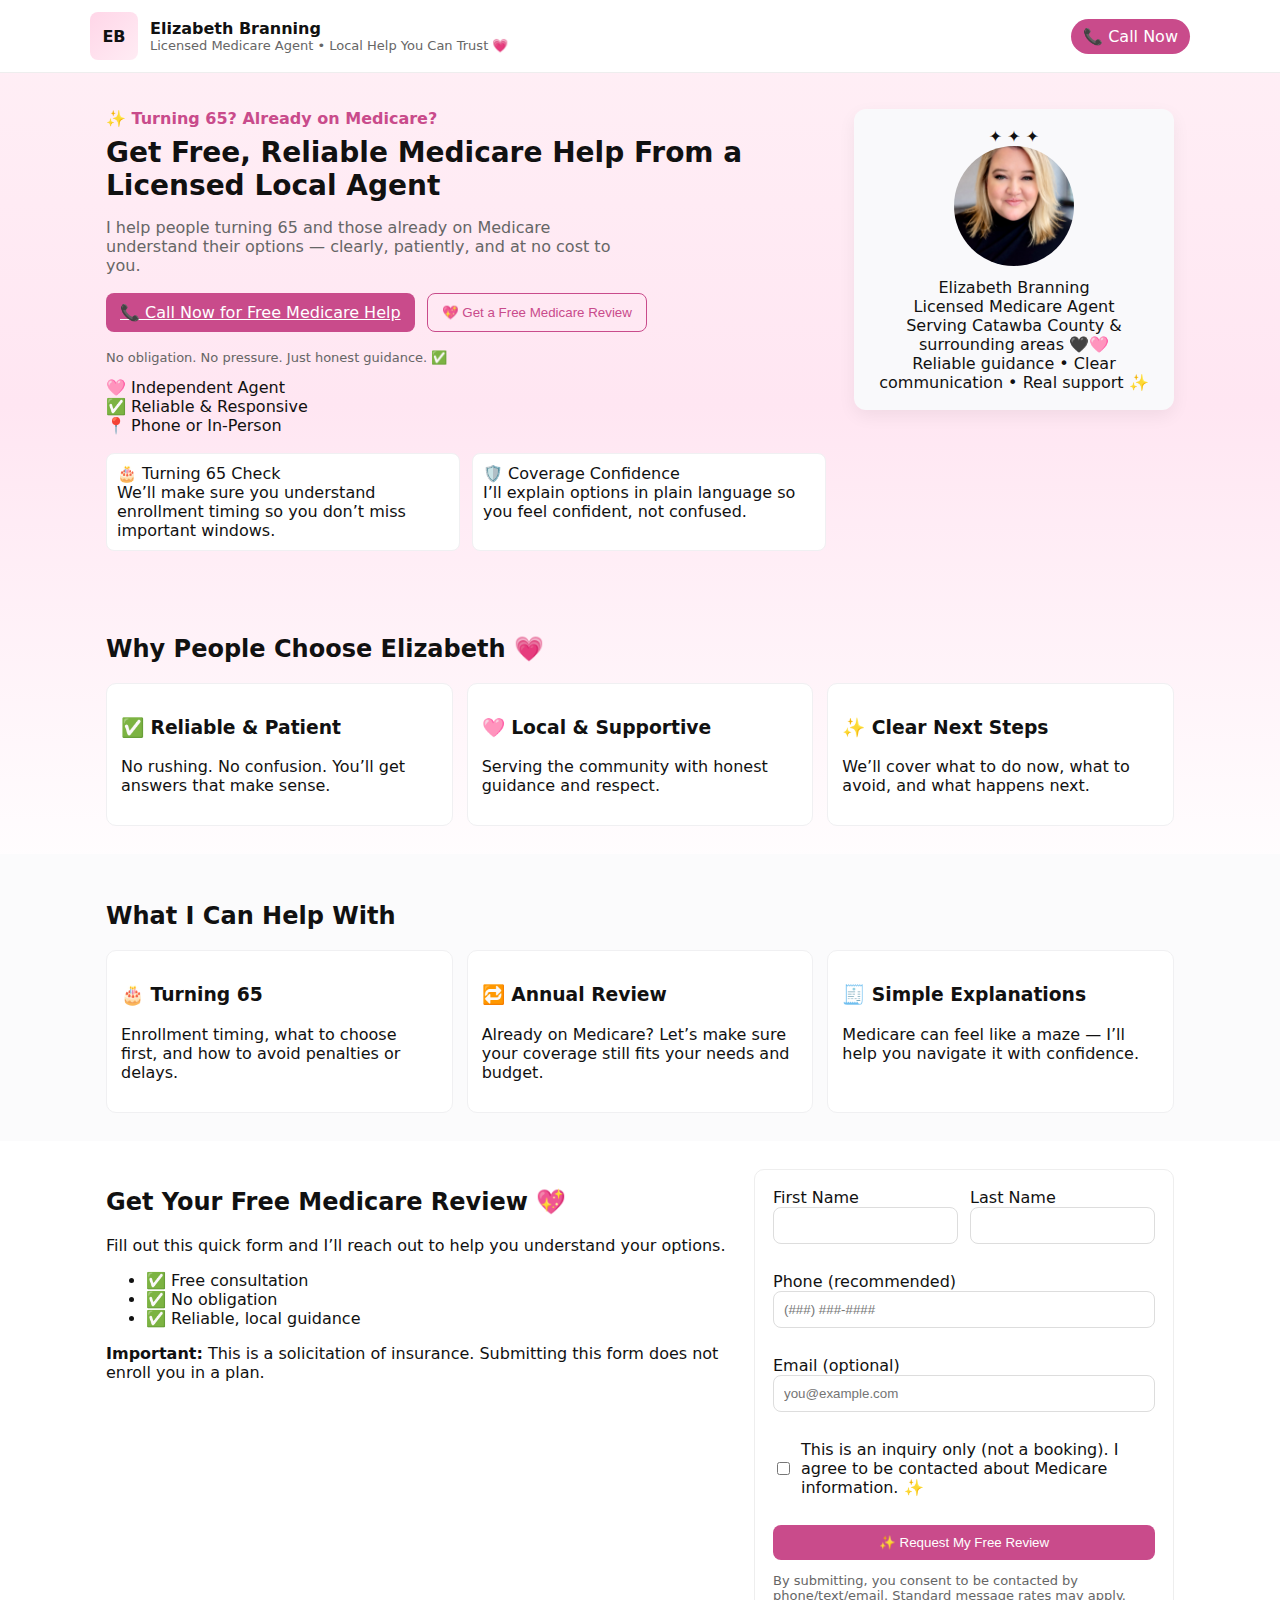
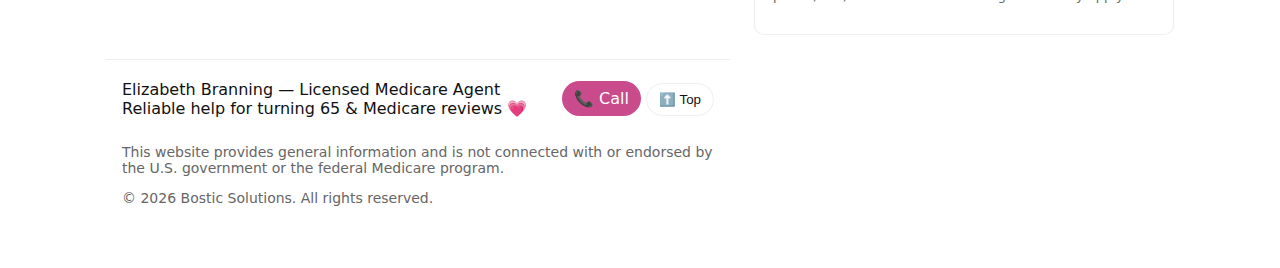
<file: index.html>
<!doctype html>
<html lang="en">
  <head>
    <meta charset="utf-8">
    <meta name="viewport" content="width=device-width,initial-scale=1">
    <title>Redirecting…</title>
    <meta http-equiv="refresh" content="0;url=Beginning/index.html">
    <script>location.replace('Beginning/index.html')</script>
  </head>
  <body>
    If you are not redirected, <a href="Beginning/index.html">click here</a>.
  </body>
</html>
</file>
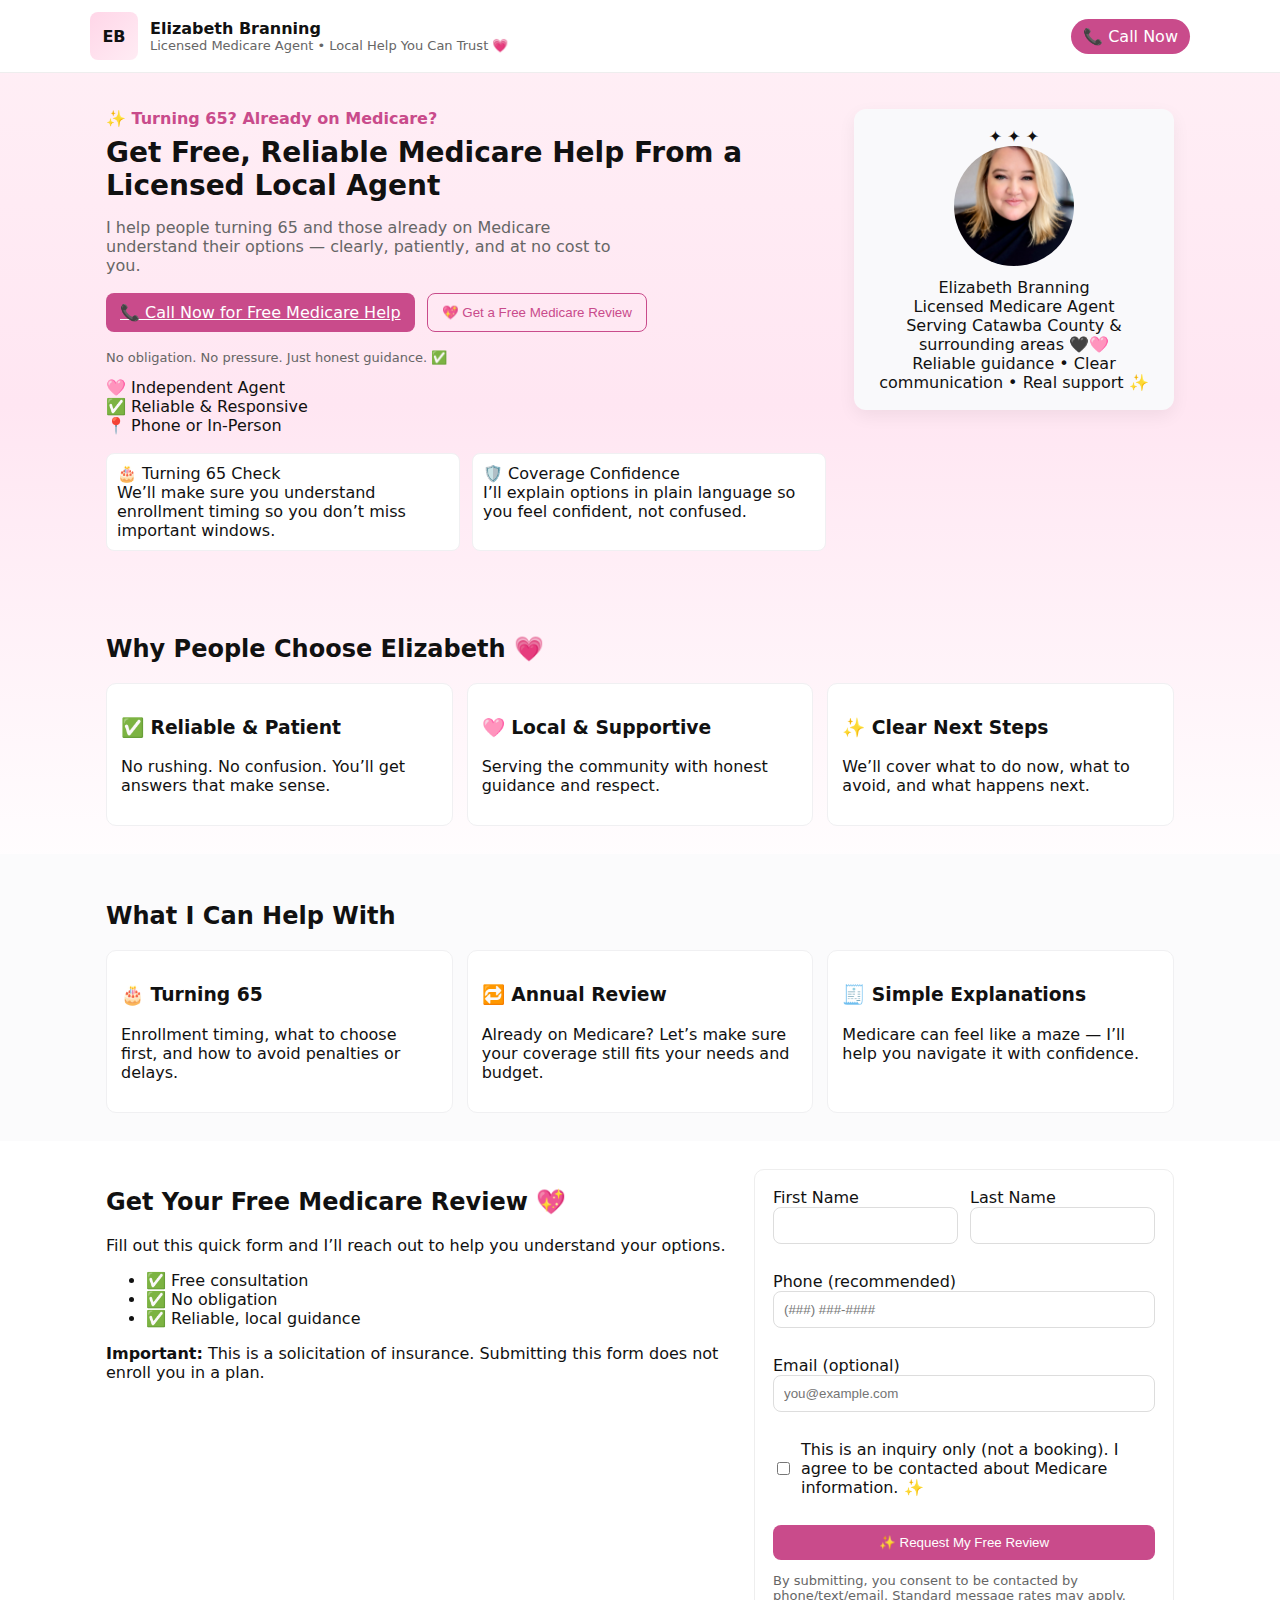
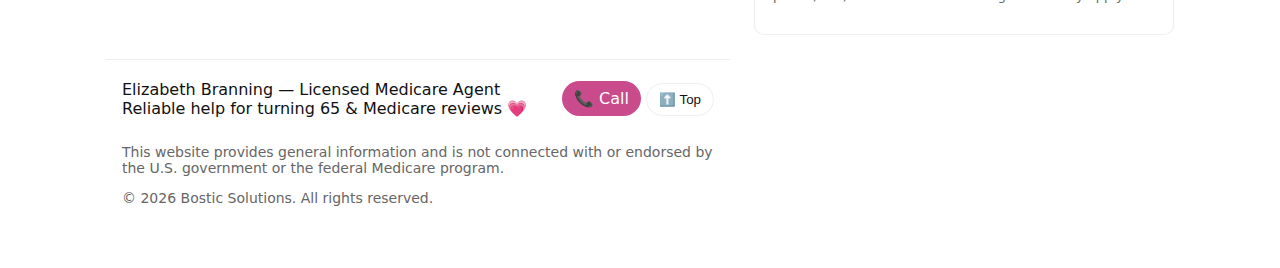
<file: Beginning/index.html>
<!DOCTYPE html>
<html lang="en">
<head>
  <meta charset="UTF-8" />
  <meta name="viewport" content="width=device-width, initial-scale=1" />
  <title>Free Medicare Help | Elizabeth Branning</title>
  <meta name="description" content="Turning 65 or already on Medicare? Get free, reliable help from a licensed Medicare agent. No pressure. No obligation." />
  <link rel="stylesheet" href="styles.css" />
</head>

<body>
  <!-- Top Bar -->
  <header class="topbar">
    <div class="container topbar-inner">
      <div class="brand">
        <div class="brand-mark" aria-hidden="true">EB</div>
        <div class="brand-text">
          <div class="brand-name">Elizabeth Branning</div>
          <div class="brand-sub">Licensed Medicare Agent • Local Help You Can Trust 💗</div>
        </div>
      </div>

      <a class="pill pill-solid" href="tel:+18282382787" aria-label="Call now">
        📞 Call Now
      </a>
    </div>
  </header>

  <main>
    <!-- Hero -->
    <section class="hero">
      <div class="container hero-grid">
        <div class="hero-copy">
          <div class="kicker">✨ Turning 65? Already on Medicare?</div>
          <h1>Get Free, Reliable Medicare Help From a Licensed Local Agent</h1>
          <p class="lead">
            I help people turning 65 and those already on Medicare understand their options — clearly, patiently, and at no cost to you.
          </p>

          <div class="cta-row">
            <a class="btn btn-primary" href="tel:+18282382787" id="callBtn">
              📞 Call Now for Free Medicare Help
            </a>

            <button class="btn btn-outline" type="button" id="scrollToFormBtn">
              💖 Get a Free Medicare Review
            </button>
          </div>

          <p class="micro">No obligation. No pressure. Just honest guidance. ✅</p>

          <div class="trust-badges">
            <div class="badge">🩷 Independent Agent</div>
            <div class="badge">✅ Reliable & Responsive</div>
            <div class="badge">📍 Phone or In-Person</div>
          </div>

          <div class="highlight-strip" role="note">
            <div class="highlight-item">
              <div class="highlight-title">🎂 Turning 65 Check</div>
              <div class="highlight-text">We’ll make sure you understand enrollment timing so you don’t miss important windows.</div>
            </div>
            <div class="highlight-item">
              <div class="highlight-title">🛡️ Coverage Confidence</div>
              <div class="highlight-text">I’ll explain options in plain language so you feel confident, not confused.</div>
            </div>
          </div>
        </div>

        <div class="hero-card">
          <div class="sparkle" aria-hidden="true">✦ ✦ ✦</div>
          <img
            class="headshot"
            src="assets/Mompicture.png"
            alt="Professional headshot of Elizabeth Branning"
          />
          <div class="hero-card-text">
            <div class="name">Elizabeth Branning</div>
            <div class="title">Licensed Medicare Agent</div>
            <div class="location">Serving Catawba County & surrounding areas 🖤🩷</div>
            <div class="mini-proof">Reliable guidance • Clear communication • Real support ✨</div>
          </div>
        </div>
      </div>
    </section>

    <!-- Reliability section -->
    <section class="section">
      <div class="container">
        <h2>Why People Choose Elizabeth 💗</h2>
        <div class="cards">
          <article class="card">
            <h3>✅ Reliable & Patient</h3>
            <p>No rushing. No confusion. You’ll get answers that make sense.</p>
          </article>
          <article class="card">
            <h3>🩷 Local & Supportive</h3>
            <p>Serving the community with honest guidance and respect.</p>
          </article>
          <article class="card">
            <h3>✨ Clear Next Steps</h3>
            <p>We’ll cover what to do now, what to avoid, and what happens next.</p>
          </article>
        </div>
      </div>
    </section>

    <!-- What I help with -->
    <section class="section section-alt">
      <div class="container">
        <h2>What I Can Help With</h2>
        <div class="cards">
          <article class="card">
            <h3>🎂 Turning 65</h3>
            <p>Enrollment timing, what to choose first, and how to avoid penalties or delays.</p>
          </article>
          <article class="card">
            <h3>🔁 Annual Review</h3>
            <p>Already on Medicare? Let’s make sure your coverage still fits your needs and budget.</p>
          </article>
          <article class="card">
            <h3>🧾 Simple Explanations</h3>
            <p>Medicare can feel like a maze — I’ll help you navigate it with confidence.</p>
          </article>
        </div>
      </div>
    </section>

    <!-- Form -->
    <section class="section" id="review">
      <div class="container form-grid">
        <div>
          <h2>Get Your Free Medicare Review 💖</h2>
          <p class="lead-sm">
            Fill out this quick form and I’ll reach out to help you understand your options.
          </p>

          <ul class="bullets">
            <li>✅ Free consultation</li>
            <li>✅ No obligation</li>
            <li>✅ Reliable, local guidance</li>
          </ul>

          <div class="disclaimer-box">
            <strong>Important:</strong> This is a solicitation of insurance. Submitting this form does not enroll you in a plan.
          </div>
        </div>

      <form
  class="form-card"
  id="leadForm"
  action="https://formspree.io/f/mojneodv"
  method="POST"
  novalidate
>
  <!-- Optional: improves email formatting -->
  <input type="hidden" name="_subject" value="New Medicare Review Request" />
  <input type="hidden" name="_template" value="table" />

  <div class="field-row">
    <div class="field">
      <label for="firstName">First Name</label>
      <input
        id="firstName"
        name="firstName"
        type="text"
        autocomplete="given-name"
        required
      />
      <small class="error" data-error-for="firstName"></small>
    </div>

    <div class="field">
      <label for="lastName">Last Name</label>
      <input
        id="lastName"
        name="lastName"
        type="text"
        autocomplete="family-name"
        required
      />
      <small class="error" data-error-for="lastName"></small>
    </div>
  </div>

  <div class="field">
    <label for="phone">Phone (recommended)</label>
    <input
      id="phone"
      name="phone"
      type="tel"
      autocomplete="tel"
      placeholder="(###) ###-####"
    />
    <small class="error" data-error-for="phone"></small>
  </div>

  <div class="field">
    <label for="email">Email (optional)</label>
    <input
      id="email"
      name="email"
      type="email"
      autocomplete="email"
      placeholder="you@example.com"
    />
    <small class="error" data-error-for="email"></small>
  </div>

  <div class="field checkbox">
    <input id="consent" name="consent" type="checkbox" required />
    <label for="consent">
      This is an inquiry only (not a booking). I agree to be contacted about Medicare information. ✨
    </label>
  </div>
  <small class="error" data-error-for="consent"></small>

  <button class="btn btn-primary btn-full" type="submit" id="submitBtn">
    ✨ Request My Free Review
  </button>

  <p class="micro">
    By submitting, you consent to be contacted by phone/text/email. Standard message rates may apply.
  </p>

  <div class="success" id="successMsg" role="status" aria-live="polite" tabindex="-1"></div>
</form>

<script>
  (function () {
    const form = document.getElementById("leadForm");
    const successMsg = document.getElementById("successMsg");
    const submitBtn = document.getElementById("submitBtn");

    if (!form || !successMsg) return;

    form.addEventListener("submit", async (e) => {
      e.preventDefault();

      // Basic HTML validation (since you used novalidate)
      // Remove novalidate if you want default browser validation bubbles.
      const firstName = document.getElementById("firstName");
      const lastName = document.getElementById("lastName");
      const consent = document.getElementById("consent");

      if (!firstName.value.trim() || !lastName.value.trim() || !consent.checked) {
        successMsg.textContent = "⚠️ Please fill out First Name, Last Name, and check consent.";
        successMsg.focus();
        return;
      }

      // Make sure your action is set
      if (!form.action || form.action.includes("YOUR_FORM_ID")) {
        successMsg.textContent = "⚠️ Form is not connected yet. Add your real Formspree link.";
        successMsg.focus();
        return;
      }

      submitBtn.disabled = true;
      const originalBtnText = submitBtn.textContent;
      submitBtn.textContent = "Sending…";

      try {
        const formData = new FormData(form);

        const response = await fetch(form.action, {
          method: "POST",
          body: formData,
          headers: { Accept: "application/json" },
        });

        if (response.ok) {
          successMsg.textContent = "✨ Thank you! Your request was sent. We’ll reach out soon.";
          form.reset();
        } else {
          successMsg.textContent = "⚠️ Something went wrong sending your request. Please try again.";
        }
      } catch (err) {
        successMsg.textContent = "⚠️ Network error. Please check your connection and try again.";
      } finally {
        submitBtn.disabled = false;
        submitBtn.textContent = originalBtnText;
        successMsg.focus();
      }
    });
  })();
</script>


    <!-- Footer -->
    <footer class="footer">
      <div class="container footer-inner">
        <div>
          <div class="footer-title">Elizabeth Branning — Licensed Medicare Agent</div>
          <div class="footer-sub">Reliable help for turning 65 & Medicare reviews 💗</div>
        </div>

        <div class="footer-actions">
          <a class="pill pill-solid" href="tel:+18283022898">📞 Call</a>
          <button class="pill" type="button" id="scrollToTopBtn">⬆️ Top</button>
        </div>
      </div>

      <div class="container footer-legal">
        <p>
          This website provides general information and is not connected with or endorsed by the U.S. government or the federal Medicare program.
        </p>
        <p>
          © <span id="year"></span> Bostic Solutions. All rights reserved.
        </p>
      </div>
    </footer>
  </main>

  <script src="script.js"></script>
</body>
</html>
</file>
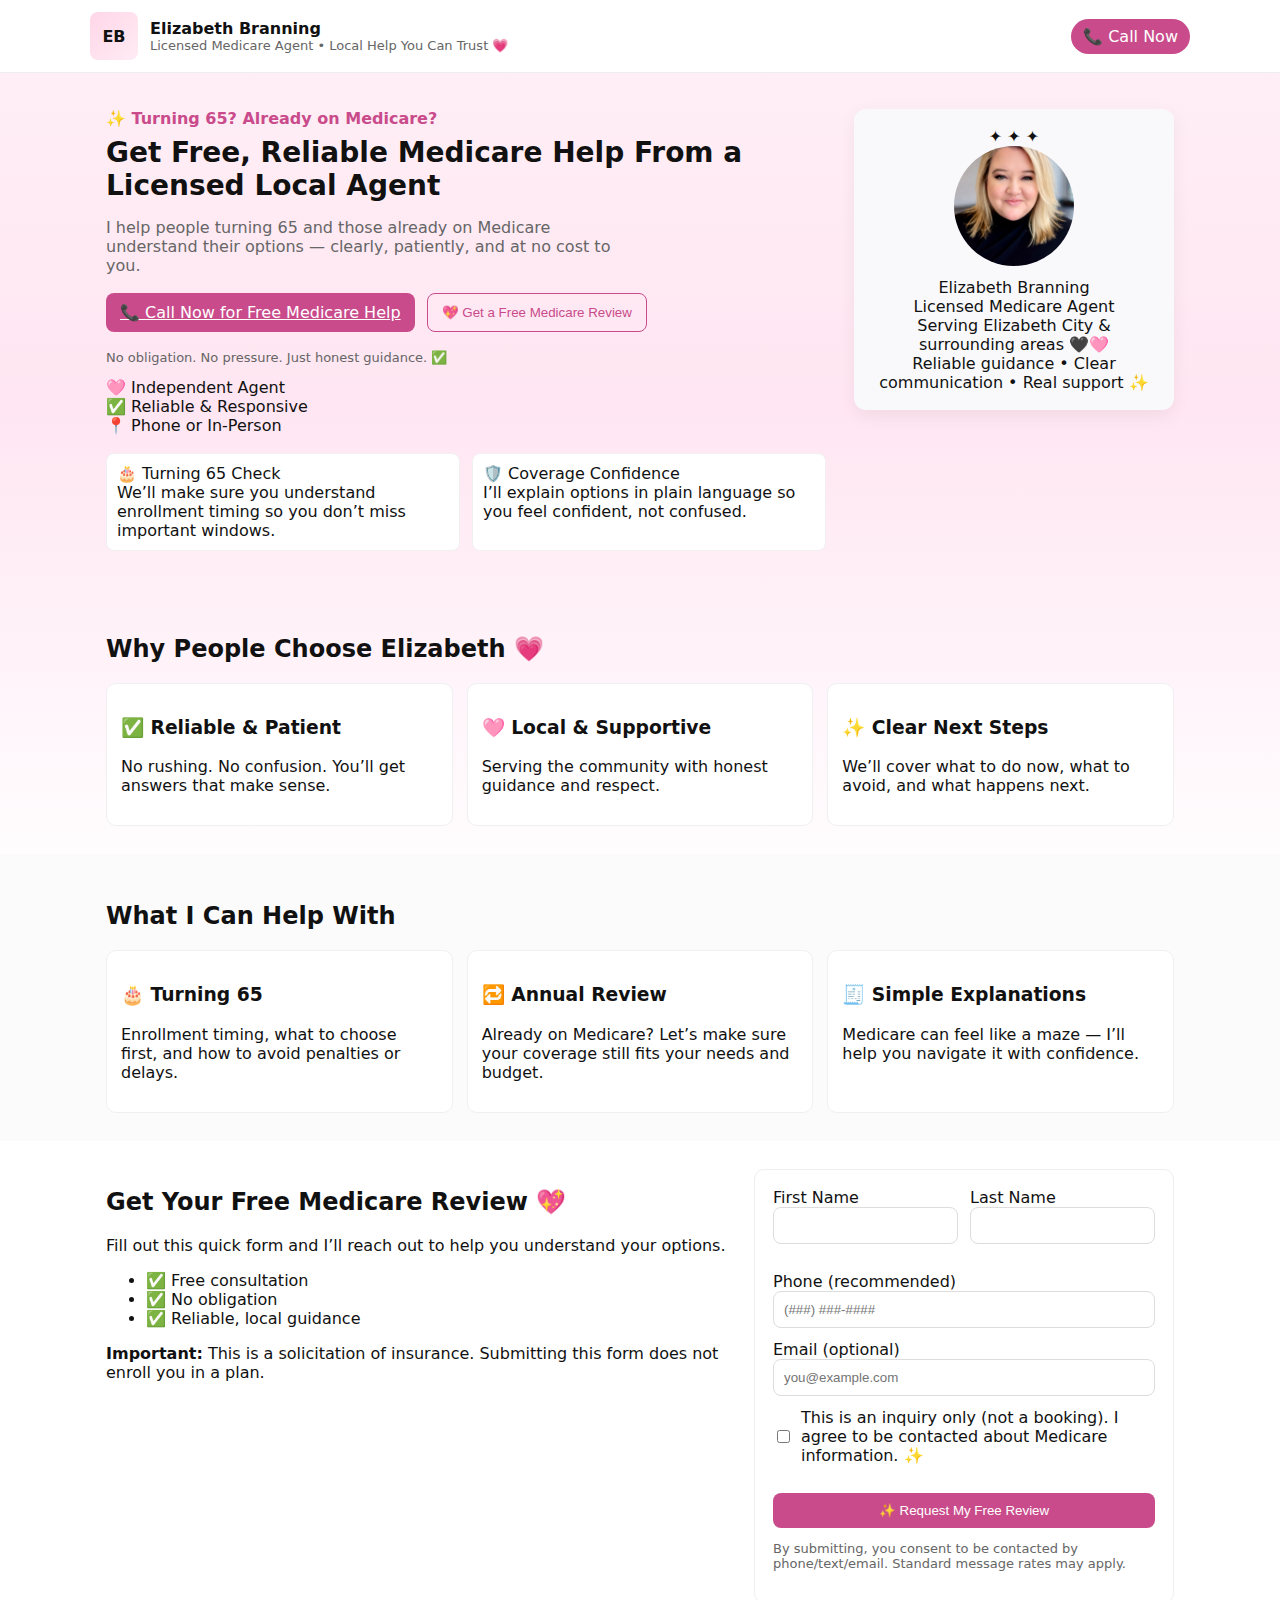
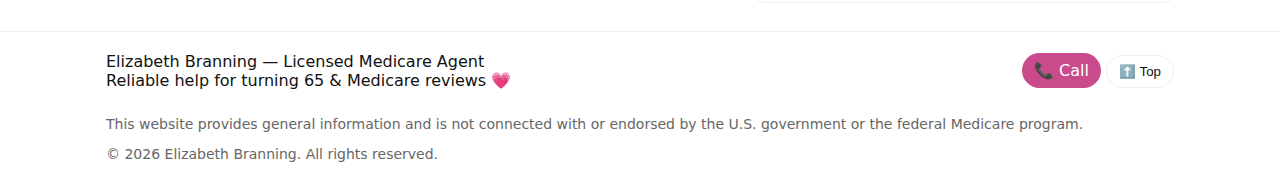
<file: docs/index.html>
<!DOCTYPE html>
<html lang="en">
<head>
  <meta charset="UTF-8" />
  <meta name="viewport" content="width=device-width, initial-scale=1" />
  <title>Free Medicare Help | Elizabeth Branning</title>
  <meta name="description" content="Turning 65 or already on Medicare? Get free, reliable help from a licensed Medicare agent. No pressure. No obligation." />
  <link rel="stylesheet" href="styles.css" />
</head>

<body>
  <!-- Top Bar -->
  <header class="topbar">
    <div class="container topbar-inner">
      <div class="brand">
        <div class="brand-mark" aria-hidden="true">EB</div>
        <div class="brand-text">
          <div class="brand-name">Elizabeth Branning</div>
          <div class="brand-sub">Licensed Medicare Agent • Local Help You Can Trust 💗</div>
        </div>
      </div>

      <a class="pill pill-solid" href="tel:+18282382787" aria-label="Call now">
        📞 Call Now
      </a>
    </div>
  </header>

  <main>
    <!-- Hero -->
    <section class="hero">
      <div class="container hero-grid">
        <div class="hero-copy">
          <div class="kicker">✨ Turning 65? Already on Medicare?</div>
          <h1>Get Free, Reliable Medicare Help From a Licensed Local Agent</h1>
          <p class="lead">
            I help people turning 65 and those already on Medicare understand their options — clearly, patiently, and at no cost to you.
          </p>

          <div class="cta-row">
            <a class="btn btn-primary" href="tel:+18282382787" id="callBtn">
              📞 Call Now for Free Medicare Help
            </a>

            <button class="btn btn-outline" type="button" id="scrollToFormBtn">
              💖 Get a Free Medicare Review
            </button>
          </div>

          <p class="micro">No obligation. No pressure. Just honest guidance. ✅</p>

          <div class="trust-badges">
            <div class="badge">🩷 Independent Agent</div>
            <div class="badge">✅ Reliable & Responsive</div>
            <div class="badge">📍 Phone or In-Person</div>
          </div>

          <div class="highlight-strip" role="note">
            <div class="highlight-item">
              <div class="highlight-title">🎂 Turning 65 Check</div>
              <div class="highlight-text">We’ll make sure you understand enrollment timing so you don’t miss important windows.</div>
            </div>
            <div class="highlight-item">
              <div class="highlight-title">🛡️ Coverage Confidence</div>
              <div class="highlight-text">I’ll explain options in plain language so you feel confident, not confused.</div>
            </div>
          </div>
        </div>

        <div class="hero-card">
          <div class="sparkle" aria-hidden="true">✦ ✦ ✦</div>
          <img
            class="headshot"
            src="assets/Mompicture.png"
            alt="Professional headshot of Elizabeth Branning"
          />
          <div class="hero-card-text">
            <div class="name">Elizabeth Branning</div>
            <div class="title">Licensed Medicare Agent</div>
            <div class="location">Serving Elizabeth City & surrounding areas 🖤🩷</div>
            <div class="mini-proof">Reliable guidance • Clear communication • Real support ✨</div>
          </div>
        </div>
      </div>
    </section>

    <!-- Reliability section -->
    <section class="section">
      <div class="container">
        <h2>Why People Choose Elizabeth 💗</h2>
        <div class="cards">
          <article class="card">
            <h3>✅ Reliable & Patient</h3>
            <p>No rushing. No confusion. You’ll get answers that make sense.</p>
          </article>
          <article class="card">
            <h3>🩷 Local & Supportive</h3>
            <p>Serving the community with honest guidance and respect.</p>
          </article>
          <article class="card">
            <h3>✨ Clear Next Steps</h3>
            <p>We’ll cover what to do now, what to avoid, and what happens next.</p>
          </article>
        </div>
      </div>
    </section>

    <!-- What I help with -->
    <section class="section section-alt">
      <div class="container">
        <h2>What I Can Help With</h2>
        <div class="cards">
          <article class="card">
            <h3>🎂 Turning 65</h3>
            <p>Enrollment timing, what to choose first, and how to avoid penalties or delays.</p>
          </article>
          <article class="card">
            <h3>🔁 Annual Review</h3>
            <p>Already on Medicare? Let’s make sure your coverage still fits your needs and budget.</p>
          </article>
          <article class="card">
            <h3>🧾 Simple Explanations</h3>
            <p>Medicare can feel like a maze — I’ll help you navigate it with confidence.</p>
          </article>
        </div>
      </div>
    </section>

    <!-- Form -->
    <section class="section" id="review">
      <div class="container form-grid">
        <div>
          <h2>Get Your Free Medicare Review 💖</h2>
          <p class="lead-sm">
            Fill out this quick form and I’ll reach out to help you understand your options.
          </p>

          <ul class="bullets">
            <li>✅ Free consultation</li>
            <li>✅ No obligation</li>
            <li>✅ Reliable, local guidance</li>
          </ul>

          <div class="disclaimer-box">
            <strong>Important:</strong> This is a solicitation of insurance. Submitting this form does not enroll you in a plan.
          </div>
        </div>

        <form class="form-card" id="leadForm" novalidate>
          <div class="field-row">
            <div class="field">
              <label for="firstName">First Name</label>
              <input id="firstName" name="firstName" type="text" autocomplete="given-name" required />
              <small class="error" data-error-for="firstName"></small>
            </div>

            <div class="field">
              <label for="lastName">Last Name</label>
              <input id="lastName" name="lastName" type="text" autocomplete="family-name" required />
              <small class="error" data-error-for="lastName"></small>
            </div>
          </div>

          <div class="field">
            <label for="phone">Phone (recommended)</label>
            <input id="phone" name="phone" type="tel" autocomplete="tel" placeholder="(###) ###-####" />
          </div>

          <div class="field">
            <label for="email">Email (optional)</label>
            <input id="email" name="email" type="email" autocomplete="email" placeholder="you@example.com" />
          </div>

          <div class="field checkbox">
            <input id="consent" name="consent" type="checkbox" required />
            <label for="consent">
              This is an inquiry only (not a booking). I agree to be contacted about Medicare information. ✨
            </label>
          </div>
          <small class="error" data-error-for="consent"></small>

          <button class="btn btn-primary btn-full" type="submit" id="submitBtn">
            ✨ Request My Free Review
          </button>

          <p class="micro">
            By submitting, you consent to be contacted by phone/text/email. Standard message rates may apply.
          </p>

          <div class="success" id="successMsg" role="status" aria-live="polite" tabindex="-1"></div>
        </form>
      </div>
    </section>

    <!-- Footer -->
    <footer class="footer">
      <div class="container footer-inner">
        <div>
          <div class="footer-title">Elizabeth Branning — Licensed Medicare Agent</div>
          <div class="footer-sub">Reliable help for turning 65 & Medicare reviews 💗</div>
        </div>

        <div class="footer-actions">
          <a class="pill pill-solid" href="tel:+18283022898">📞 Call</a>
          <button class="pill" type="button" id="scrollToTopBtn">⬆️ Top</button>
        </div>
      </div>

      <div class="container footer-legal">
        <p>
          This website provides general information and is not connected with or endorsed by the U.S. government or the federal Medicare program.
        </p>
        <p>
          © <span id="year"></span> Elizabeth Branning. All rights reserved.
        </p>
      </div>
    </footer>
  </main>

  <script src="script.js"></script>
</body>
</html>
</file>
<file: Beginning/styles.css>
/* Minimal, clean styles for Elizabeth Branning landing page */
:root{
  --max-width:1100px;
  --accent:#c94b8b;
  --muted:#666;
  --bg:#fff;
  --card:#f9f9fb;
}
*{box-sizing:border-box}
html{height:100%}
body{min-height:100%;margin:0;font-family:Inter,system-ui,Segoe UI,Arial,sans-serif;color:#111;background:linear-gradient(180deg,#fff0f6 0%,#ffe6f2 45%,#fff 100%);background-attachment:fixed}
.container{max-width:var(--max-width);margin:0 auto;padding:0 16px}
.topbar{background:#fff;border-bottom:1px solid #eee}
.topbar-inner{display:flex;align-items:center;justify-content:space-between;padding:12px 0}
.brand{display:flex;gap:12px;align-items:center}
.brand-mark{width:48px;height:48px;border-radius:8px;background:linear-gradient(135deg,#ffd6e8,#ffecf4);display:flex;align-items:center;justify-content:center;font-weight:700}
.brand-name{font-weight:700}
.brand-sub{font-size:13px;color:var(--muted)}
.pill{display:inline-block;padding:8px 12px;border-radius:999px;border:1px solid #eee;background:#fff;color:inherit;text-decoration:none}
.pill-solid{background:var(--accent);color:#fff;border:none}
.hero{padding:36px 0}
.hero-grid{display:grid;grid-template-columns:1fr 320px;gap:28px;align-items:start}
.kicker{color:var(--accent);font-weight:600;margin-bottom:8px}
h1{font-size:28px;margin:6px 0 12px}
.lead{color:var(--muted);max-width:50ch}
.cta-row{display:flex;gap:12px;margin:18px 0}
.btn{padding:10px 14px;border-radius:8px;border:1px solid #ddd;background:#fff;cursor:pointer}
.btn-primary{background:var(--accent);color:#fff;border:none}
.btn-outline{background:transparent;border:1px solid var(--accent);color:var(--accent)}
.btn-full{width:100%}
.hero-card{background:var(--card);padding:18px;border-radius:12px;box-shadow:0 6px 18px rgba(0,0,0,0.06);text-align:center}
.headshot{width:120px;height:120px;border-radius:999px;object-fit:cover;display:block;margin:0 auto 12px}
.highlight-strip{display:flex;gap:12px;margin-top:18px}
.highlight-item{background:#fff;padding:10px;border-radius:8px;flex:1;border:1px solid #f0f0f2}
.section{padding:28px 0}
.section-alt{background:#fbfbfc}
.cards{display:grid;grid-template-columns:repeat(3,1fr);gap:14px;margin-top:18px}
.card{background:#fff;padding:14px;border-radius:10px;border:1px solid #f0f0f2}
.form-grid{display:grid;grid-template-columns:1fr 420px;gap:24px;align-items:start}
.form-card{background:#fff;padding:18px;border-radius:10px;border:1px solid #eee}
.field{margin-bottom:12px}
.field-row{display:flex;gap:12px}
.field input[type=text],.field input[type=email],.field input[type=tel]{width:100%;padding:10px;border:1px solid #ddd;border-radius:8px}
.checkbox{display:flex;align-items:center;gap:8px}
.error{display:block;color:#b00020;font-size:13px;height:16px}
.success{margin-top:12px;color:green}
.footer{padding:20px 0;background:#fff;border-top:1px solid #eee}
.footer-inner{display:flex;justify-content:space-between;align-items:center}
.footer-legal{padding-top:12px;color:var(--muted);font-size:14px}
.micro{color:var(--muted);font-size:13px}
@media(max-width:900px){
  .hero-grid{grid-template-columns:1fr}
  .form-grid{grid-template-columns:1fr}
  .cards{grid-template-columns:1fr}
}
</file>
<file: docs/styles.css>
/* Minimal, clean styles for Elizabeth Branning landing page */
:root{
  --max-width:1100px;
  --accent:#c94b8b;
  --muted:#666;
  --bg:#fff;
  --card:#f9f9fb;
}
*{box-sizing:border-box}
html{height:100%}
body{min-height:100%;margin:0;font-family:Inter,system-ui,Segoe UI,Arial,sans-serif;color:#111;background:linear-gradient(180deg,#fff0f6 0%,#ffe6f2 45%,#fff 100%);background-attachment:fixed}
.container{max-width:var(--max-width);margin:0 auto;padding:0 16px}
.topbar{background:#fff;border-bottom:1px solid #eee}
.topbar-inner{display:flex;align-items:center;justify-content:space-between;padding:12px 0}
.brand{display:flex;gap:12px;align-items:center}
.brand-mark{width:48px;height:48px;border-radius:8px;background:linear-gradient(135deg,#ffd6e8,#ffecf4);display:flex;align-items:center;justify-content:center;font-weight:700}
.brand-name{font-weight:700}
.brand-sub{font-size:13px;color:var(--muted)}
.pill{display:inline-block;padding:8px 12px;border-radius:999px;border:1px solid #eee;background:#fff;color:inherit;text-decoration:none}
.pill-solid{background:var(--accent);color:#fff;border:none}
.hero{padding:36px 0}
.hero-grid{display:grid;grid-template-columns:1fr 320px;gap:28px;align-items:start}
.kicker{color:var(--accent);font-weight:600;margin-bottom:8px}
h1{font-size:28px;margin:6px 0 12px}
.lead{color:var(--muted);max-width:50ch}
.cta-row{display:flex;gap:12px;margin:18px 0}
.btn{padding:10px 14px;border-radius:8px;border:1px solid #ddd;background:#fff;cursor:pointer}
.btn-primary{background:var(--accent);color:#fff;border:none}
.btn-outline{background:transparent;border:1px solid var(--accent);color:var(--accent)}
.btn-full{width:100%}
.hero-card{background:var(--card);padding:18px;border-radius:12px;box-shadow:0 6px 18px rgba(0,0,0,0.06);text-align:center}
.headshot{width:120px;height:120px;border-radius:999px;object-fit:cover;display:block;margin:0 auto 12px}
.highlight-strip{display:flex;gap:12px;margin-top:18px}
.highlight-item{background:#fff;padding:10px;border-radius:8px;flex:1;border:1px solid #f0f0f2}
.section{padding:28px 0}
.section-alt{background:#fbfbfc}
.cards{display:grid;grid-template-columns:repeat(3,1fr);gap:14px;margin-top:18px}
.card{background:#fff;padding:14px;border-radius:10px;border:1px solid #f0f0f2}
.form-grid{display:grid;grid-template-columns:1fr 420px;gap:24px;align-items:start}
.form-card{background:#fff;padding:18px;border-radius:10px;border:1px solid #eee}
.field{margin-bottom:12px}
.field-row{display:flex;gap:12px}
.field input[type=text],.field input[type=email],.field input[type=tel]{width:100%;padding:10px;border:1px solid #ddd;border-radius:8px}
.checkbox{display:flex;align-items:center;gap:8px}
.error{display:block;color:#b00020;font-size:13px;height:16px}
.success{margin-top:12px;color:green}
.footer{padding:20px 0;background:#fff;border-top:1px solid #eee}
.footer-inner{display:flex;justify-content:space-between;align-items:center}
.footer-legal{padding-top:12px;color:var(--muted);font-size:14px}
.micro{color:var(--muted);font-size:13px}
@media(max-width:900px){
  .hero-grid{grid-template-columns:1fr}
  .form-grid{grid-template-columns:1fr}
  .cards{grid-template-columns:1fr}
}
</file>
